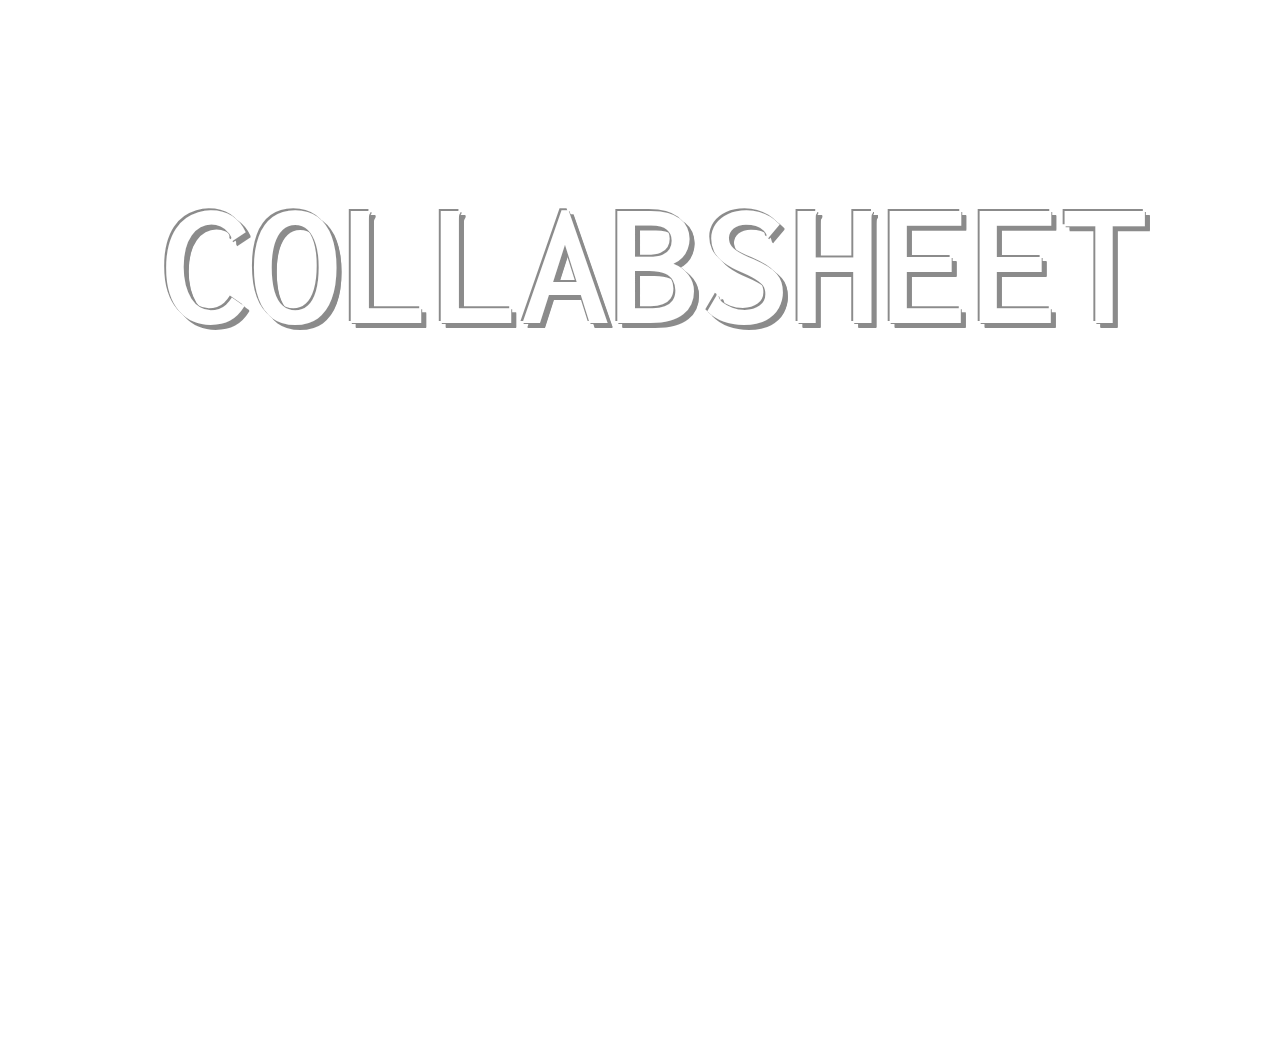
<file: index.html>
<!DOCTYPE html>
<html lang="en">
<head>

	<!-- reference parse -->
	<script src="https://ajax.googleapis.com/ajax/libs/jquery/2.1.3/jquery.min.js"></script>
	<!-- parse initiation -->
	<script src="//www.parsecdn.com/js/parse-1.6.12.min.js"></script>

	<script type="text/javascript" src="scripts/script.js"></script>

	<script src="https://ajax.googleapis.com/ajax/libs/jquery/2.1.3/jquery.min.js"></script>

	 <script type="text/javascript" src="scripts/readable-master/source/plugin/scripts/readable.js"></script>


  <!-- Basic Page Needs
  –––––––––––––––––––––––––––––––––––––––––––––––––– -->
  <meta charset="utf-8">
  <title> Welcome to collabsheet! </title>
  <meta name="description" content="">
  <meta name="author" content="">


	<!-- Mobile Specific Metas
	–––––––––––––––––––––––––––––––––––––––––––––––––– -->
	<meta name="viewport" content="width=device-width, initial-scale=1">

	<!-- FONT
	–––––––––––––––––––––––––––––––––––––––––––––––––– -->
	<link href='https://fonts.googleapis.com/css?family=Inconsolata' rel='stylesheet' type='text/css'>

	<!-- CSS
	–––––––––––––––––––––––––––––––––––––––––––––––––– -->
	<link rel="stylesheet" href="css/normalize.css">
	<link rel="stylesheet" href="css/skeleton.css">
	<link rel="stylesheet" href="css/style.css">
	<link rel="stylesheet" href="scripts/readable-master/source/plugin/styles/readable.css">
	<link href='http://fonts.googleapis.com/css?family=Great+Vibes' rel='stylesheet' type='text/css'>



	<!-- Favicon
	–––––––––––––––––––––––––––––––––––––––––––––––––– -->
	<link rel="icon" type="image/png" href="images/favicon.png">

</head>

<body>

<div class="container">

	<div class="row" id="header">
		<div class="twelve columns">
			<h2 class="title">collabsheet </h2>
			<h5 class="subtitle">an analog collaboration</h5>
				<p id="intro-text">Receive your <span class="mark">  film </span>, photograph
					<span class="mark">36 </span>frames, upload your <span class="mark">negatives</span>
						and contribute to one big <span class="mark">contactsheet </span>
				</p>
			</div>
		</div>

		<div class="row arrow">
			<div class="twelve columns">
				<img src="images/arrow.jpg" class="arrow-image">
			</div>
		</div>


	<!-- Introduction to collabsheet  -->
	<div class="row content" id="introduction">
		<div class="twelve columns">
			<h1><span class="mark">introduction</span></h1>
			<p>
				The more often you hear that clicking sound of your camera's shutter, the more you'll be able to receive feedback on your photo's, and thereby increasing your skill as a photographer. And getting the best out of your camera and film is what we all want right?<br><br>
				 To keep advancing isn't always as easy though; A lack of inspiration, a shortage of events to capture, or simply a couch that is too comfortable can hinder you with that.. What we're going to offer you here is a fun way to get you into the field again with a fresh mind full of new ideas.
			</p>
		</div>

	</div>

	<!-- idea explained -->

	<div class="row content">
		<h1><span class="mark">How does it work?</span></h1>
	</div>

		<div class="row idea">
			<img src="images/project.jpg">
			<p>Every particant receives material that inspire you to shoot the project</p>
		</div>

		<div class="row idea">
			<img src="images/film.jpg">
			<p>Shoot the project!</p>
		</div>

		<div class="row idea">
			<img src="images/develop.jpg">
			<p>Get your film develop at your local photo lab</p>
		</div>

		<div class="row idea">
			<img src="images/upload.jpg">
			<p>Upload your scanned photos to the collabsheet website</p>
		</div>

		<div class="row idea">
			<img src="images/site.jpg">
			<p>Visit the website and enjoy the uploaded photos from all users on one collabsheet</p>
		</div>



	<!-- -->
	<div class="row content" id="join">
		<div class="twelve columns">

			<p>
				join team m8?
				<br><br>
				Doint yuu thienk 'bout geuing m8
			</p>
		</div>
	</div>
</div>

<!-- 		<form>
		  <div class="row">
		    <div class="six columns">
		      <label for="exampleEmailInput">Your email</label>
		      <input class="u-full-width userData" type="email" placeholder="test@mailbox.com" id="exampleEmailInput">
		    </div>


		    <div class="six columns">
		      <label for="exampleEmailInput">What's your name buddy</label>
		      <input class="u-full-width userData" type="text" placeholder="Bobby bobberson" id="exampleEmailInput">
		    </div>

		  </div>
		  <label for="exampleMessage">Message</label>
		  <textarea class="u-full-width userData" placeholder="Hi Dave …" id="exampleMessage"></textarea>

		    <!- What's your name?-->
		    <!-- <div class="six columns">
		      <label for="exampleEmailInput">What's your name buddy</label>
		      <input class="u-full-width userData" type="text" placeholder="Bobby bobberson" id="exampleEmailInput">
		    </div> -->
          <!-- message-->
		  <!-- </div>
		  <label for="exampleMessage">Message</label>
		  <textarea class="u-full-width userData" placeholder="Hi Dave …" id="exampleMessage"></textarea>
		   All checkboxes here

		    <!- What's your name?-->
		    <!-- <div class="six columns">
		      <label for="exampleEmailInput">What's your name buddy</label>
		      <input class="u-full-width userData" type="text" placeholder="Bobby bobberson" id="exampleEmailInput">
		    </div> -->
          <!-- message-->
		  <!-- </div>
		  <label for="exampleMessage">Message</label>
		  <textarea class="u-full-width userData" placeholder="Hi Dave …" id="exampleMessage"></textarea>
		   All checkboxes here
>>>>>>> origin/mobile-update
=======
		    <!- What's your name?-->
		    <!-- <div class="six columns">
		      <label for="exampleEmailInput">What's your name buddy</label>
		      <input class="u-full-width userData" type="text" placeholder="Bobby bobberson" id="exampleEmailInput">
		    </div> -->
          <!-- message-->
		  <!-- </div>
		  <label for="exampleMessage">Message</label>
		  <textarea class="u-full-width userData" placeholder="Hi Dave …" id="exampleMessage"></textarea>
		   All checkboxes here
>>>>>>> origin/mobile-update
		  <label class="example-send-yourself-copy">
		    <input type="checkbox" class="checkData" id="checkJoin">
		    <span class="label-body" >I want to join the team!</span>
		  </label>
		  <label class="example-send-yourself-copy">
		    <input type="checkbox" class="checkData" id="checkPilot">
		    <span class="label-body">I want to join the pilot!</span>
		  </label>
		  <label class="example-send-yourself-copy">
		    <input type="checkbox" class="checkData" id="checkCode">
		    <span class="label-body" >I want to fix the website's code!</span>

		  </label>

			<input class="button-primary" type="submit" value="Submit" onclick="getUserData()">
		</form>

 Always wrap checkbox and radio inputs in a label and use a <span class="label-body"> inside of it -->
<!--
 </label>  -->
		  <!-- Submit button-->
		  <!-- <input class="button-primary" type="submit" value="Submit" onclick="getUserData()">
		</form> -->
<!-- Always wrap checkbox and radio inputs in a label and use a <span class="label-body"> inside of it -->

</body>
</html>
</file>
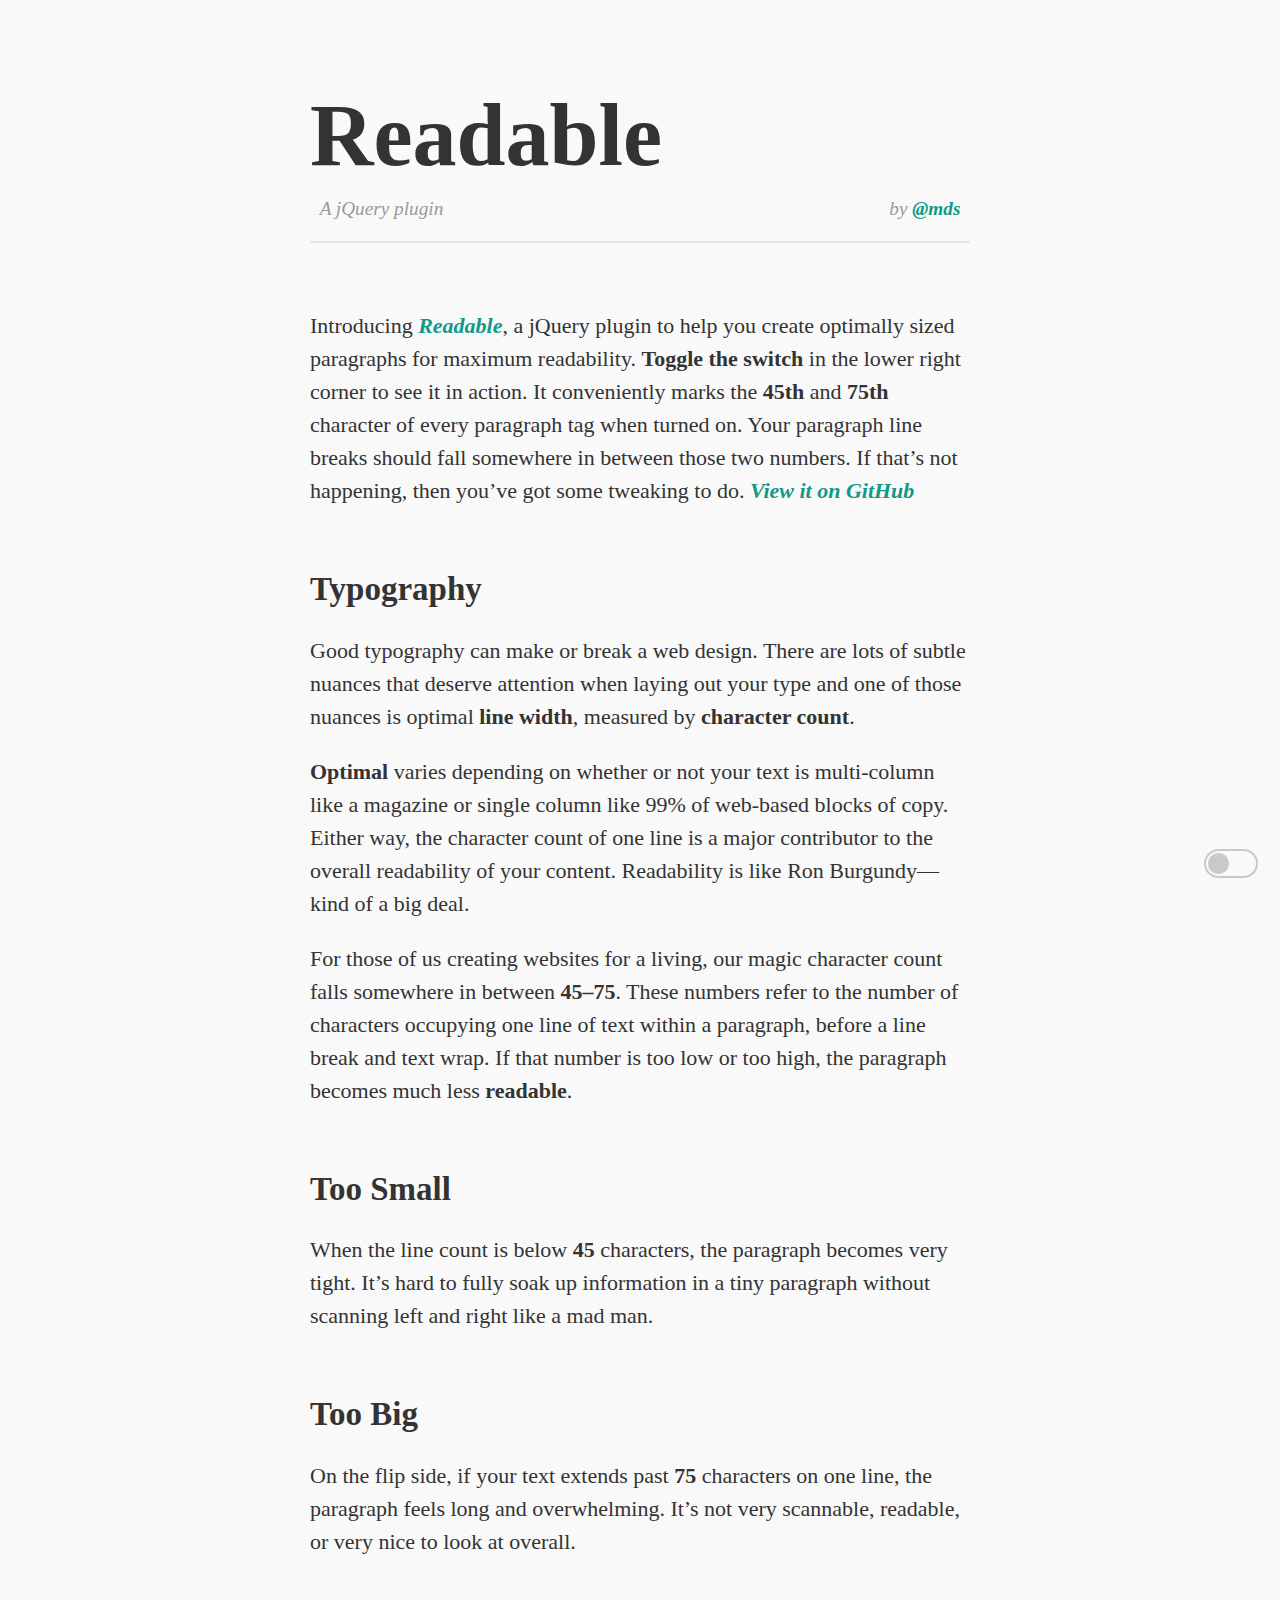
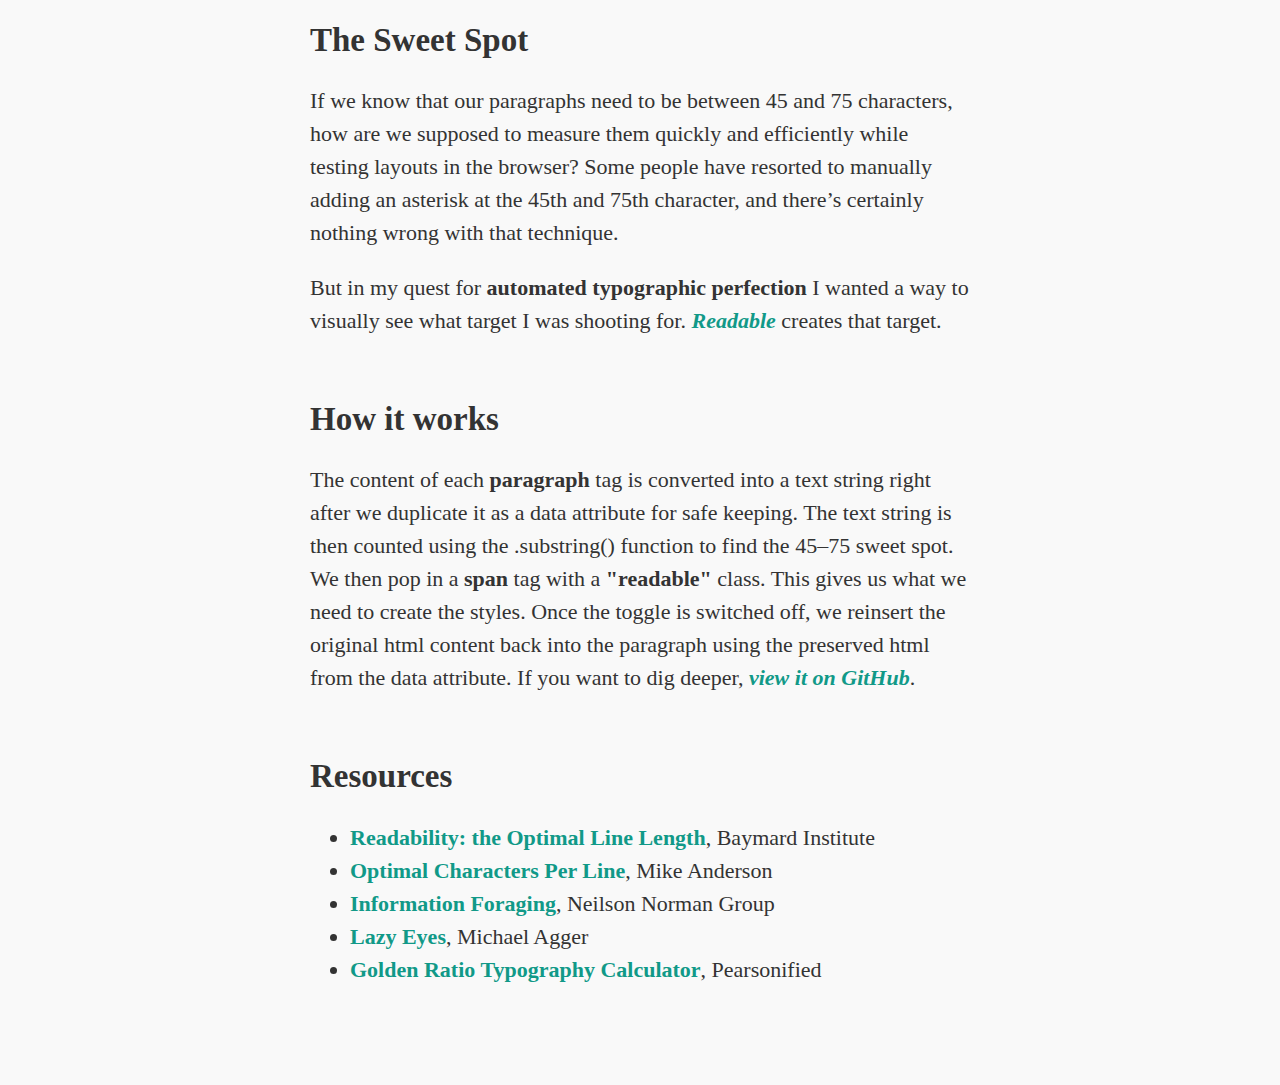
<file: scripts/readable-master/index.html>
<html>
  <head>
    <title>Readable - A plugin for creating readable paragraphs</title>
    <meta charset="utf-8">
    <meta name="viewport" content="width=device-width, initial-scale=1, maximum-scale=1">
    <meta name="description" content="Make sure your paragraphs are nice and readable with this simple little plugin. Created by Matt D. Smith" />
    <meta name="HandheldFriendly" content="True" />
    <meta name="MobileOptimized" content="320" />
    <link rel="stylesheet" href="source/demo/styles/screen.css">
    <link rel="stylesheet" href="readable/readable.css">
  </head>
  <body>
    <article>
      <section class="meta">
        <h1>Readable</h1>
        <div class="desc">A jQuery plugin<span> by <a href="http://twitter.com/mds"><strong>@mds</strong></a></span></div>
      </section>
      <p>Introducing <a href="https://github.com/mds/readable">Readable</a></strong>, a jQuery plugin to help you create optimally sized paragraphs for maximum readability. <strong>Toggle the switch</strong> in the lower right corner to see it in action. It conveniently marks the <strong>45th</strong> and <strong>75th</strong> character of every paragraph tag when turned on. Your paragraph line breaks should fall somewhere in between those two numbers. If that’s not happening, then you’ve got some tweaking to do. <a href="https://github.com/mds/readable"><strong>View it on GitHub</strong></a></p>

      <h2>Typography</h2>
      <p>Good typography can make or break a web design. There are lots of subtle nuances that deserve attention when laying out your type and one of those nuances is optimal <strong>line width</strong>, measured by <strong>character count</strong>. </p>

      <p><strong>Optimal</strong> varies depending on whether or not your text is multi-column like a magazine or single column like 99% of web-based blocks of copy. Either way, the character count of one line is a major contributor to the overall readability of your content. Readability is like Ron Burgundy—kind of a big deal.</p>

      <p>For those of us creating websites for a living, our magic character count falls somewhere in between <strong>45–75</strong>. These numbers refer to the number of characters occupying one line of text within a paragraph, before a line break and text wrap. If that number is too low or too high, the paragraph becomes much less <strong>readable</strong>.

      <h2>Too Small</h2>
      <p>When the line count is below <strong>45</strong> characters, the paragraph becomes very tight. It’s hard to fully soak up information in a tiny paragraph without scanning left and right like a mad man.</p>

      <h2>Too Big</h2>
      <p>On the flip side, if your text extends past <strong>75</strong> characters on one line, the paragraph feels long and overwhelming. It’s not very scannable, readable, or very nice to look at overall. </p>

      <h2>The Sweet Spot</h2>
      <p>If we know that our paragraphs need to be between 45 and 75 characters, how are we supposed to measure them quickly and efficiently while testing layouts in the browser? Some people have resorted to manually adding an asterisk at the 45th and 75th character, and there’s certainly nothing wrong with that technique.</p>

      <p>But in my quest for <strong>automated typographic perfection</strong> I wanted a way to visually see what target I was shooting for. <a href="https://github.com/mds/readable">Readable</a></strong> creates that target.</p>

      <h2>How it works</h2>
      <p>The content of each <strong>paragraph</strong> tag is converted into a text string right after we duplicate it as a data attribute for safe keeping. The text string is then counted using the .substring() function to find the 45–75 sweet spot. We then pop in a <strong>span</strong> tag with a <strong>"readable"</strong> class. This gives us what we need to create the styles. Once the toggle is switched off, we reinsert the original html content back into the paragraph using the preserved html from the data attribute. If you want to dig deeper, <a href="https://github.com/mds/readable"><strong>view it on GitHub</strong></a>.</p>

      <h2>Resources</h2>
      <ul>
        <li><a href="http://baymard.com/blog/line-length-readability">Readability: the Optimal Line Length</a>, Baymard Institute</li>
        <li><a href="http://mikeyanderson.com/optimal_characters_per_line">Optimal Characters Per Line</a>, Mike Anderson</li>
        <li><a href="http://www.nngroup.com/articles/information-scent/">Information Foraging</a>, Neilson Norman Group</li>
        <li><a href="http://www.slate.com/articles/technology/the_browser/2008/06/lazy_eyes.single.html">Lazy Eyes</a>, Michael Agger</li>
        <li><a href="http://www.pearsonified.com/typography/">Golden Ratio Typography Calculator</a>, Pearsonified</li>
      </ul>

    </article>

    <script>
      !function(g,s,q,r,d){r=g[r]=g[r]||function(){(r.q=r.q||[]).push(
      arguments)};d=s.createElement(q);q=s.getElementsByTagName(q)[0];
      d.src='//d1l6p2sc9645hc.cloudfront.net/tracker.js';q.parentNode.
      insertBefore(d,q)}(window,document,'script','_gs');

      _gs('GSN-198759-R');
    </script>

    <script src="https://ajax.googleapis.com/ajax/libs/jquery/2.1.3/jquery.min.js"></script>
    <script type="text/javascript" src="readable/readable.js"></script>

  </body>
</html>
</file>
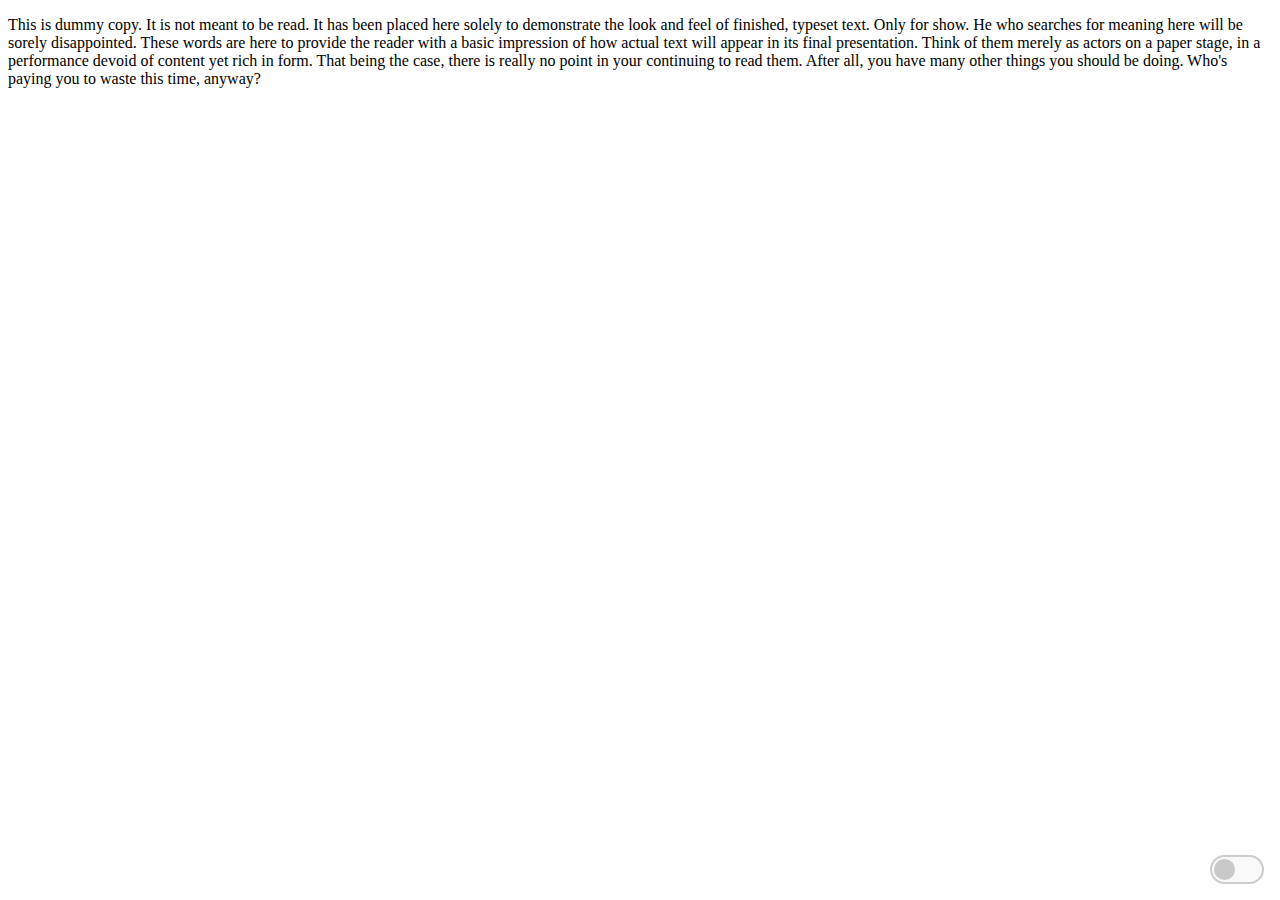
<file: scripts/readable-master/source/plugin/index.html>
<!DOCTYPE html>
<html>
  <head>
    <title>Readable.js</title>
    <meta charset="utf-8">
    <meta name="viewport" content="width=device-width, initial-scale=1, maximum-scale=1">
    <meta name="description" content="Full stack designer. Specialty in iOS and responsive web design. Father of 4. Currently obsessed with cycling." />
    <meta name="HandheldFriendly" content="True" />
    <meta name="MobileOptimized" content="320" />
    <link rel="stylesheet" href="styles/readable.css">
  </head>
  <body>
    <p>This is dummy copy. It is not meant to be read. It has been placed here solely to demonstrate the look and feel of finished, typeset text. Only for show. He who searches for meaning here will be sorely disappointed.  These words are here to provide the reader with a basic impression of how actual text will appear in its final presentation. Think of them merely as actors on a paper stage, in a performance devoid of content yet rich in form. That being the case, there is really no point in your continuing to read them. After all, you have many other things you should be doing. Who's paying you to waste this time, anyway?</p>
    <script src="https://ajax.googleapis.com/ajax/libs/jquery/2.1.3/jquery.min.js"></script>
    <script type="text/javascript" src="scripts/readable.js"></script>
  </body>
</html>
</file>
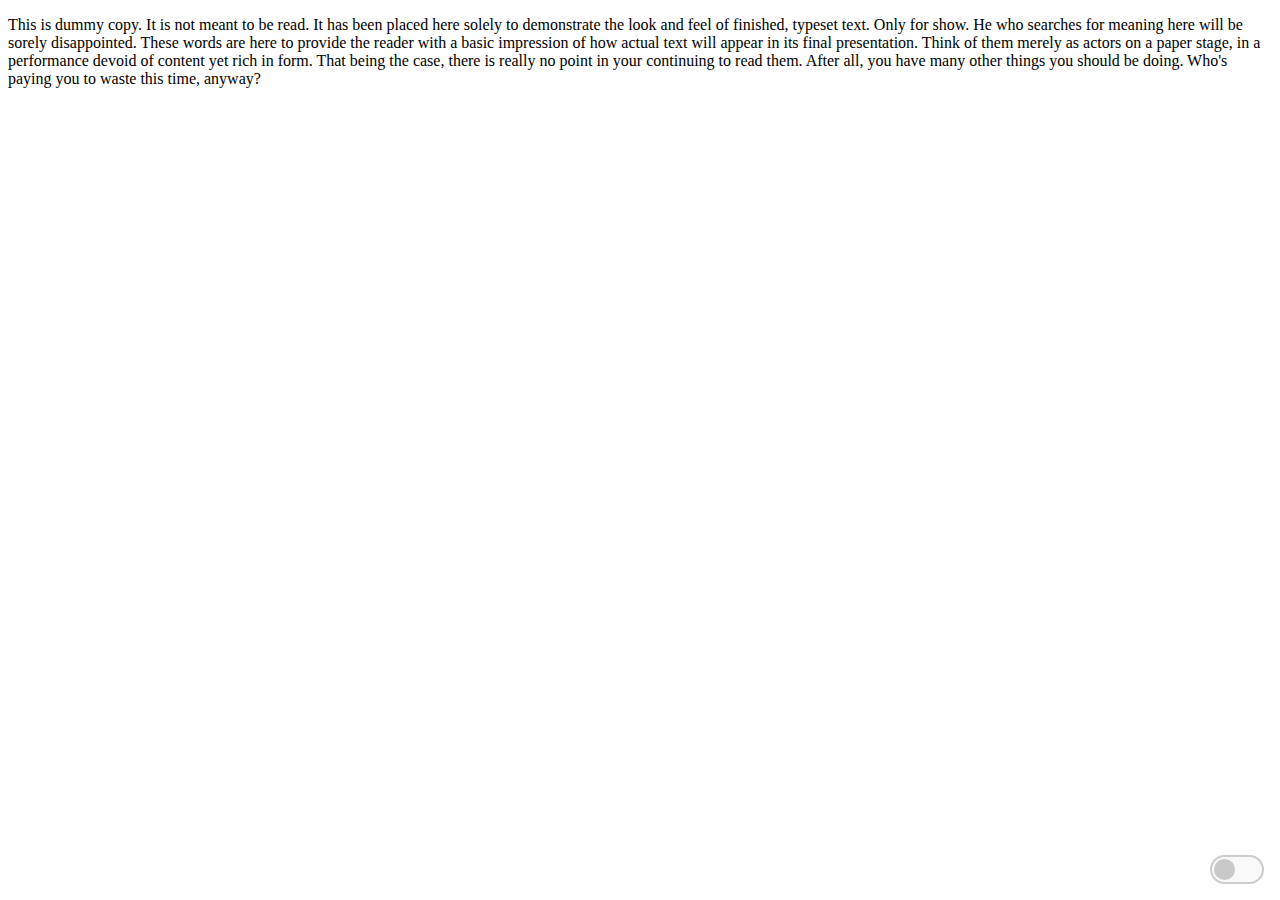
<file: scripts/readable-master/source/plugin/index-vanilla.html>
<!DOCTYPE html>
<html>
  <head>
    <title>Readable.js</title>
    <meta charset="utf-8">
    <meta name="viewport" content="width=device-width, initial-scale=1, maximum-scale=1">
    <meta name="description" content="Full stack designer. Specialty in iOS and responsive web design. Father of 4. Currently obsessed with cycling." />
    <meta name="HandheldFriendly" content="True" />
    <meta name="MobileOptimized" content="320" />
    <link rel="stylesheet" href="styles/readable.css">
  </head>
  <body>
    <p>This is dummy copy. It is not meant to be read. It has been placed here solely to demonstrate the look and feel of finished, typeset text. Only for show. He who searches for meaning here will be sorely disappointed.  These words are here to provide the reader with a basic impression of how actual text will appear in its final presentation. Think of them merely as actors on a paper stage, in a performance devoid of content yet rich in form. That being the case, there is really no point in your continuing to read them. After all, you have many other things you should be doing. Who's paying you to waste this time, anyway?</p>
    <script type="text/javascript" src="scripts/readable-vanilla.js"></script>
  </body>
</html>
</file>
<file: css/skeleton.css>
/*
* Skeleton V2.0.4
* Copyright 2014, Dave Gamache
* www.getskeleton.com
* Free to use under the MIT license.
* http://www.opensource.org/licenses/mit-license.php
* 12/29/2014
*/


/* Table of contents
––––––––––––––––––––––––––––––––––––––––––––––––––
- Custom styling
- Grid
- Base Styles
- Typography
- Links
- Buttons
- Forms
- Lists
- Code
- Tables
- Spacing
- Utilities
- Clearing
- Media Queries
*/


/* Custom Styling
–––––––––––––––––––––––––––––––––––––––––––––––––– */

p {
  text-align: justify;
}

#intro-text{
  text-align: center;
}


.arrow {
  position: fixed;
  background-color: white;
  width: 100%;
  left: 0%;
  bottom: 0%;
}

.arrow-image {
  width: 4%;
  padding: 0% 0% 0% 48%;
}


h1 {
  text-align: center;
}

#header{
  margin-top: 30%;
  text-align: center;
  font-size: 2em;
}

.title{
  margin-bottom: 0rem;
  font-weight: 600;
  text-transform: uppercase;
  letter-spacing: 0em;
}

.subtitle{
    color: black;
}

.content{
  margin-top: 14rem;
  padding-top: 6%;
  text-align: justify;
  background-color: none;
}

.container{
  text-align: justify;
}

.idea > img { width: 50%; margin-left: 25%;}
.idea > p  { text-align: center;}

.title{
  margin-bottom: 0rem;
  font-weight: 600;
  text-transform: uppercase;
  letter-spacing: 0em;
  text-shadow: 2.5px 2px black , 0.5px 0.5px black , -1px -1px black, 2.5px 2.5px black;
  color: white;
  font-size: 1.6em;
}

.mark {
  background-color: none;
  font-variant: small-caps;
  font-weight: 600;
  font-style: italic;
  letter-spacing: 0.1em;
  text-decoration: underline;
}

@media(min-width: 800px) {
  #header{
    margin-top: 15rem;
    font-size: 2em;
  }

  .subtitle {
    font-size: .5em;
  }
  .mark {
    background-color: none;
    font-variant: small-caps;
    font-weight: 600;
    font-style: italic;
    letter-spacing: 0.1em;
    text-decoration: underline;
  }
  .title{
    margin-bottom: 0rem;
    font-weight: 600;
    text-transform: uppercase;
    letter-spacing: 0em;
    text-shadow: 5px 4px black , 1px 1px black , -2px -2px black, 5px 5px black;
    color: white;
    font-size: 6em;
  }

  .content{
    margin-top: 27rem;
    padding-top: 5%;
    text-align: center;
    font-size: 1.5em;
  }

  .idea > img { width:20%; margin-left: 40%;}

}
/* Grid
–––––––––––––––––––––––––––––––––––––––––––––––––– */

.container {
  position: relative;
  width: 100%;
  height:  120%; /* changed from 100 to 120 % */
  max-width: 960px;
  margin: 0 auto;
  padding: 0 20px;
  box-sizing: border-box; }
.column,
.columns {
  width: 100%;
  float: left;
  box-sizing: border-box; }

/* For devices larger than 400px */
@media (min-width: 400px) {
  .container {
    height: 100%;
    width: 85%;
    padding: 0; }
}

/* For devices larger than 550px */
@media (min-width: 550px) {
  .container {
    width: 80%; }
  .column,
  .columns {
    margin-left: 4%; }
  .column:first-child,
  .columns:first-child {
    margin-left: 0; }

  .one.column,
  .one.columns                    { width: 4.66666666667%; }
  .two.columns                    { width: 13.3333333333%; }
  .three.columns                  { width: 22%;            }
  .four.columns                   { width: 30.6666666667%; }
  .five.columns                   { width: 39.3333333333%; }
  .six.columns                    { width: 48%;            }
  .seven.columns                  { width: 56.6666666667%; }
  .eight.columns                  { width: 65.3333333333%; }
  .nine.columns                   { width: 74.0%;          }
  .ten.columns                    { width: 82.6666666667%; }
  .eleven.columns                 { width: 91.3333333333%; }
  .twelve.columns                 { width: 100%; margin-left: 0; }

  .one-third.column               { width: 30.6666666667%; }
  .two-thirds.column              { width: 65.3333333333%; }

  .one-half.column                { width: 48%; }

  /* Offsets */
  .offset-by-one.column,
  .offset-by-one.columns          { margin-left: 8.66666666667%; }
  .offset-by-two.column,
  .offset-by-two.columns          { margin-left: 17.3333333333%; }
  .offset-by-three.column,
  .offset-by-three.columns        { margin-left: 26%;            }
  .offset-by-four.column,
  .offset-by-four.columns         { margin-left: 34.6666666667%; }
  .offset-by-five.column,
  .offset-by-five.columns         { margin-left: 43.3333333333%; }
  .offset-by-six.column,
  .offset-by-six.columns          { margin-left: 52%;            }
  .offset-by-seven.column,
  .offset-by-seven.columns        { margin-left: 60.6666666667%; }
  .offset-by-eight.column,
  .offset-by-eight.columns        { margin-left: 69.3333333333%; }
  .offset-by-nine.column,
  .offset-by-nine.columns         { margin-left: 78.0%;          }
  .offset-by-ten.column,
  .offset-by-ten.columns          { margin-left: 86.6666666667%; }
  .offset-by-eleven.column,
  .offset-by-eleven.columns       { margin-left: 95.3333333333%; }

  .offset-by-one-third.column,
  .offset-by-one-third.columns    { margin-left: 34.6666666667%; }
  .offset-by-two-thirds.column,
  .offset-by-two-thirds.columns   { margin-left: 69.3333333333%; }

  .offset-by-one-half.column,
  .offset-by-one-half.columns     { margin-left: 52%; }

}


/* Base Styles
–––––––––––––––––––––––––––––––––––––––––––––––––– */
/* NOTE
html is set to 62.5% so that all the REM measurements throughout Skeleton
are based on 10px sizing. So basically 1.5rem = 15px :) */
html {
  font-size: 62.5%; }
body {
  font-size: 1.5em; /* currently ems cause chrome bug misinterpreting rems on body element */
  line-height: 1.6;
  font-weight: 400;
  font-family: "Inconsolata";
  color: #222; }


/* Typography
–––––––––––––––––––––––––––––––––––––––––––––––––– */
h1, h2, h3, h4, h5, h6 {
  margin-top: 0;
  margin-bottom: 2rem;
  font-weight: 300; }
h1 { font-size: 4.0rem; line-height: 1.2;  letter-spacing: -.1rem;}
h2 { font-size: 3.6rem; line-height: 1.25; letter-spacing: -.1rem; }
h3 { font-size: 3.0rem; line-height: 1.3;  letter-spacing: -.1rem; }
h4 { font-size: 2.4rem; line-height: 1.35; letter-spacing: -.08rem; }
h5 { font-size: 1.8rem; line-height: 1.5;  letter-spacing: -.05rem; }
h6 { font-size: 1.5rem; line-height: 1.6;  letter-spacing: 0; }

/* Larger than phablet */
@media (min-width: 550px) {
  h1 { font-size: 5.0rem; }
  h2 { font-size: 4.2rem; }
  h3 { font-size: 3.6rem; }
  h4 { font-size: 3.0rem; }
  h5 { font-size: 2.4rem; }
  h6 { font-size: 1.5rem; }
}

p {
  margin-top: 0; }


/* Links
–––––––––––––––––––––––––––––––––––––––––––––––––– */
a {
  color: #1EAEDB; }
a:hover {
  color: #0FA0CE; }


/* Buttons
–––––––––––––––––––––––––––––––––––––––––––––––––– */
.button,
button,
input[type="submit"],
input[type="reset"],
input[type="button"] {
  display: inline-block;
  height: 38px;
  padding: 0 30px;
  color: #555;
  text-align: center;
  font-size: 11px;
  font-weight: 600;
  line-height: 38px;
  letter-spacing: .1rem;
  text-transform: uppercase;
  text-decoration: none;
  white-space: nowrap;
  background-color: transparent;
  border-radius: 4px;
  border: 1px solid #bbb;
  cursor: pointer;
  box-sizing: border-box; }
.button:hover,
button:hover,
input[type="submit"]:hover,
input[type="reset"]:hover,
input[type="button"]:hover,
.button:focus,
button:focus,
input[type="submit"]:focus,
input[type="reset"]:focus,
input[type="button"]:focus {
  color: #333;
  border-color: #888;
  outline: 0; }
.button.button-primary,
button.button-primary,
input[type="submit"].button-primary,
input[type="reset"].button-primary,
input[type="button"].button-primary {
  color: #FFF;
  background-color: #33C3F0;
  border-color: #33C3F0; }
.button.button-primary:hover,
button.button-primary:hover,
input[type="submit"].button-primary:hover,
input[type="reset"].button-primary:hover,
input[type="button"].button-primary:hover,
.button.button-primary:focus,
button.button-primary:focus,
input[type="submit"].button-primary:focus,
input[type="reset"].button-primary:focus,
input[type="button"].button-primary:focus {
  color: #FFF;
  background-color: #1EAEDB;
  border-color: #1EAEDB; }


/* Forms
–––––––––––––––––––––––––––––––––––––––––––––––––– */
input[type="email"],
input[type="number"],
input[type="search"],
input[type="text"],
input[type="tel"],
input[type="url"],
input[type="password"],
textarea,
select {
  height: 38px;
  padding: 6px 10px; /* The 6px vertically centers text on FF, ignored by Webkit */
  background-color: #fff;
  border: 1px solid #D1D1D1;
  border-radius: 4px;
  box-shadow: none;
  box-sizing: border-box; }
/* Removes awkward default styles on some inputs for iOS */
input[type="email"],
input[type="number"],
input[type="search"],
input[type="text"],
input[type="tel"],
input[type="url"],
input[type="password"],
textarea {
  -webkit-appearance: none;
     -moz-appearance: none;
          appearance: none; }
textarea {
  min-height: 65px;
  padding-top: 6px;
  padding-bottom: 6px; }
input[type="email"]:focus,
input[type="number"]:focus,
input[type="search"]:focus,
input[type="text"]:focus,
input[type="tel"]:focus,
input[type="url"]:focus,
input[type="password"]:focus,
textarea:focus,
select:focus {
  border: 1px solid #33C3F0;
  outline: 0; }
label,
legend {
  display: block;
  margin-bottom: .5rem;
  font-weight: 600; }
fieldset {
  padding: 0;
  border-width: 0; }
input[type="checkbox"],
input[type="radio"] {
  display: inline; }
label > .label-body {
  display: inline-block;
  margin-left: .5rem;
  font-weight: normal; }


/* Lists
–––––––––––––––––––––––––––––––––––––––––––––––––– */
ul {
  list-style: circle inside; }
ol {
  list-style: decimal inside; }
ol, ul {
  padding-left: 0;
  margin-top: 0; }
ul ul,
ul ol,
ol ol,
ol ul {
  margin: 1.5rem 0 1.5rem 3rem;
  font-size: 90%; }
li {
  margin-bottom: 1rem; }


/* Code
–––––––––––––––––––––––––––––––––––––––––––––––––– */
code {
  padding: .2rem .5rem;
  margin: 0 .2rem;
  font-size: 90%;
  white-space: nowrap;
  background: #F1F1F1;
  border: 1px solid #E1E1E1;
  border-radius: 4px; }
pre > code {
  display: block;
  padding: 1rem 1.5rem;
  white-space: pre; }


/* Tables
–––––––––––––––––––––––––––––––––––––––––––––––––– */
th,
td {
  padding: 12px 15px;
  text-align: left;
  border-bottom: 1px solid #E1E1E1; }
th:first-child,
td:first-child {
  padding-left: 0; }
th:last-child,
td:last-child {
  padding-right: 0; }


/* Spacing
–––––––––––––––––––––––––––––––––––––––––––––––––– */
button,
.button {
  margin-bottom: 1rem; }
input,
textarea,
select,
fieldset {
  margin-bottom: 1.5rem; }
pre,
blockquote,
dl,
figure,
table,
p,
ul,
ol,
form {
  margin-bottom: 2.5rem; }


/* Utilities
–––––––––––––––––––––––––––––––––––––––––––––––––– */
.u-full-width {
  width: 100%;
  box-sizing: border-box; }
.u-max-full-width {
  max-width: 100%;
  box-sizing: border-box; }
.u-pull-right {
  float: right; }
.u-pull-left {
  float: left; }


/* Misc
–––––––––––––––––––––––––––––––––––––––––––––––––– */
hr {
  margin-top: 3rem;
  margin-bottom: 3.5rem;
  border-width: 0;
  border-top: 1px solid #E1E1E1; }


/* Clearing
–––––––––––––––––––––––––––––––––––––––––––––––––– */

/* Self Clearing Goodness */
.container:after,
.row:after,
.u-cf {
  content: "";
  display: table;
  clear: both; }


/* Media Queries
–––––––––––––––––––––––––––––––––––––––––––––––––– */
/*
Note: The best way to structure the use of media queries is to create the queries
near the relevant code. For example, if you wanted to change the styles for buttons
on small devices, paste the mobile query code up in the buttons section and style it
there.
*/


/* Larger than mobile */
@media (min-width: 400px) {}

/* Larger than phablet (also point when grid becomes active) */
@media (min-width: 550px) {}

/* Larger than tablet */
@media (min-width: 750px) {}

/* Larger than desktop */
@media (min-width: 1000px) {}

/* Larger than Desktop HD */
@media (min-width: 1200px) {}
</file>
<file: css/style.css>
html, body{
	height: 100%;

}

/*@media (min-width: 550px){
	#header {
		color: red;
	}
}*/

/*#header{
	margin-top: 6rem;
	text-align: center;
}*/
</file>
<file: scripts/readable-master/source/plugin/styles/readable.css>
.switch {
  position: fixed;
  bottom: 1em;
  right: 1em;
  z-index: 1000;
}

.toggle {
  position: absolute;
  margin-left: -9999px;
  visibility: hidden;
}

.toggle + label {
  display: block;
  position: relative;
  cursor: pointer;
  outline: none;
  -webkit-user-select: none;
  -moz-user-select: none;
  -ms-user-select: none;
  user-select: none;
}

input.toggle + label {
  padding: 2px;
  width: 50px;
  height: 25px;
  background-color: rgba(153, 153, 153, 0.5);
  border-radius: 25px;
  -webkit-transition: background 0.2s;
          transition: background 0.2s;
}

input.toggle + label:before, input.toggle + label:after {
  display: block;
  position: absolute;
  content: "";
}

input.toggle + label:before {
  top: 2px;
  left: 2px;
  bottom: 2px;
  right: 2px;
  background-color: #f9f9f9;
  border-radius: 25px;
  -webkit-transition: background 0.2s;
          transition: background 0.2s;
}

input.toggle:checked + label:before {
  background-color: #f45b5d;
}

input.toggle + label:after {
  top: 4px;
  left: 4px;
  bottom: 4px;
  width: 21px;
  background-color: rgba(153, 153, 153, 0.5);
  border-radius: 21px;
  -webkit-transition: -webkit-transform 0.2s, background 0.2s;
          transition: transform 0.2s, background 0.2s;
}

input.toggle:checked + label {
  background-color: #f45b5d;
}

input.toggle:checked + label:after {
  -webkit-transform: translateX(25px);
      -ms-transform: translateX(25px);
          transform: translateX(25px);
  background-color: #f9f9f9;
  box-shadow: 0 10px 20px rgba(0, 0, 0, 0.19), 0 6px 6px rgba(0, 0, 0, 0.23);
  -webkit-transition: -webkit-transform 0.2s, background 0.2s;
          transition: transform 0.2s, background 0.2s;
}

p span.readable {
  background: rgba(244, 91, 93, 0.2);
  position: relative;
}
p span.readable:before, p span.readable:after {
  content: "";
  position: relative;
  padding: 0.25em 0;
  top: 0;
}
p span.readable:before {
  left: 0;
  border-left: 2px solid #f45b5d;
}
p span.readable:after {
  right: 0;
  border-right: 2px solid #f45b5d;
}
</file>
<file: scripts/readable-master/source/demo/styles/screen.css>
body{font-size:16px;line-height:1.5em;font-family:"Georgia",serif;font-weight:400;color:#333;background:#f9f9f9;-webkit-transition:all 0.2s ease-out;transition:all 0.2s ease-out}@media (min-width: 480px){body{font-size:18px;-webkit-transition:all 0.2s ease-out;transition:all 0.2s ease-out}}@media (min-width: 768px){body{font-size:22px;-webkit-transition:all 0.2s ease-out;transition:all 0.2s ease-out}}@media (min-width: 1366px){body{font-size:26px;-webkit-transition:all 0.2s ease-out;transition:all 0.2s ease-out}}@media (min-width: 1600px){body{font-size:32px;-webkit-transition:all 0.2s ease-out;transition:all 0.2s ease-out}}h1{font-size:3em;font-weight:700;margin-bottom:0;padding-bottom:0.75rem;line-height:1em}@media (min-width: 480px){h1{font-size:4em}}h2{font-size:1.5em;margin-top:2em}article{max-width:30em;margin:1em auto 3em;padding:0.5em}article p a{color:#198;font-style:italic;-webkit-transition:all 0.2s ease-out;transition:all 0.2s ease-out}.meta{padding-bottom:0.75em;margin-bottom:3em;border-bottom:2px solid rgba(153,153,153,0.2);position:relative}.desc{color:#999;font-size:1em;font-style:italic;padding:1em 0;display:inline;margin:0}@media (min-width: 480px){.desc{margin:0 0.5em;font-size:0.875em}}.desc span{margin-right:0}@media (min-width: 480px){.desc span{float:right;margin-right:0.5em}}.cta-primary{font-style:italic;font-size:1em;padding:1.55em 0.5em;-webkit-transition:all 0.2s ease-out;transition:all 0.2s ease-out}.cta-primary:hover{background:none;color:rgba(153,153,153,0.5);-webkit-transition:all 0.2s ease-out;transition:all 0.2s ease-out}a{color:#198;text-decoration:none;font-weight:bold;border-radius:2px}a:hover{background:rgba(17,153,136,0.1);-webkit-transition:all 0.2s ease-out;transition:all 0.2s ease-out}
</file>
<file: scripts/readable-master/readable/readable.css>
.switch{position:fixed;bottom:1em;right:1em;z-index:1000}.toggle{position:absolute;margin-left:-9999px;visibility:hidden}.toggle+label{display:block;position:relative;cursor:pointer;outline:none;-webkit-user-select:none;-moz-user-select:none;-ms-user-select:none;user-select:none}input.toggle+label{padding:2px;width:50px;height:25px;background-color:rgba(153,153,153,0.5);border-radius:25px;-webkit-transition:background 0.2s;transition:background 0.2s}input.toggle+label:before,input.toggle+label:after{display:block;position:absolute;content:""}input.toggle+label:before{top:2px;left:2px;bottom:2px;right:2px;background-color:#f9f9f9;border-radius:25px;-webkit-transition:background 0.2s;transition:background 0.2s}input.toggle:checked+label:before{background-color:#f45b5d}input.toggle+label:after{top:4px;left:4px;bottom:4px;width:21px;background-color:rgba(153,153,153,0.5);border-radius:21px;-webkit-transition:-webkit-transform 0.2s,background 0.2s;transition:transform 0.2s,background 0.2s}input.toggle:checked+label{background-color:#f45b5d;box-shadow:inset 0 1px 2px 0 rgba(0,0,0,0.2)}input.toggle:checked+label:after{-webkit-transform:translateX(25px);-ms-transform:translateX(25px);transform:translateX(25px);background-color:#f9f9f9;box-shadow:0 10px 20px rgba(0,0,0,0.19),0 6px 6px rgba(0,0,0,0.23);-webkit-transition:-webkit-transform 0.2s,background 0.2s;transition:transform 0.2s,background 0.2s}p span.readable{background:rgba(244,91,93,0.2);position:relative}p span.readable:before,p span.readable:after{content:"";position:relative;padding:0.25em 0;top:0}p span.readable:before{left:0;border-left:2px solid #f45b5d}p span.readable:after{right:0;border-right:2px solid #f45b5d}
</file>
